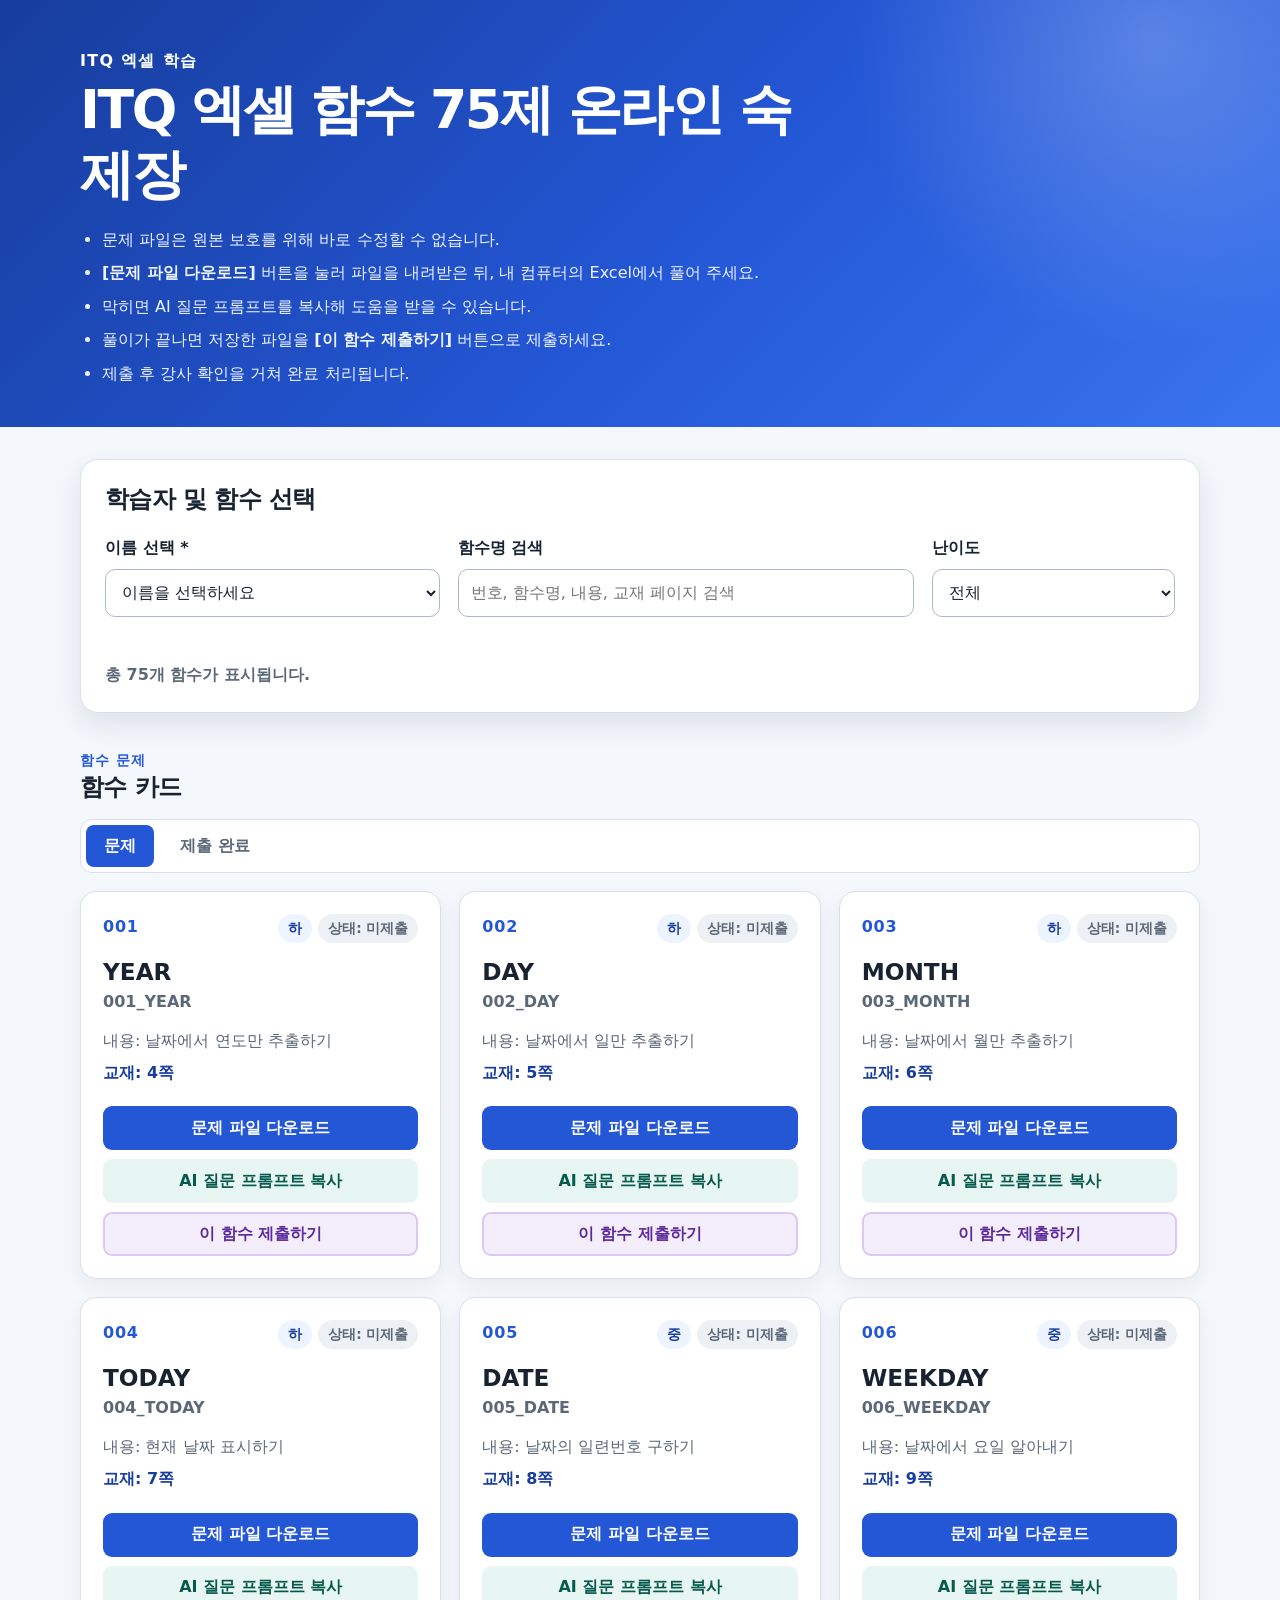
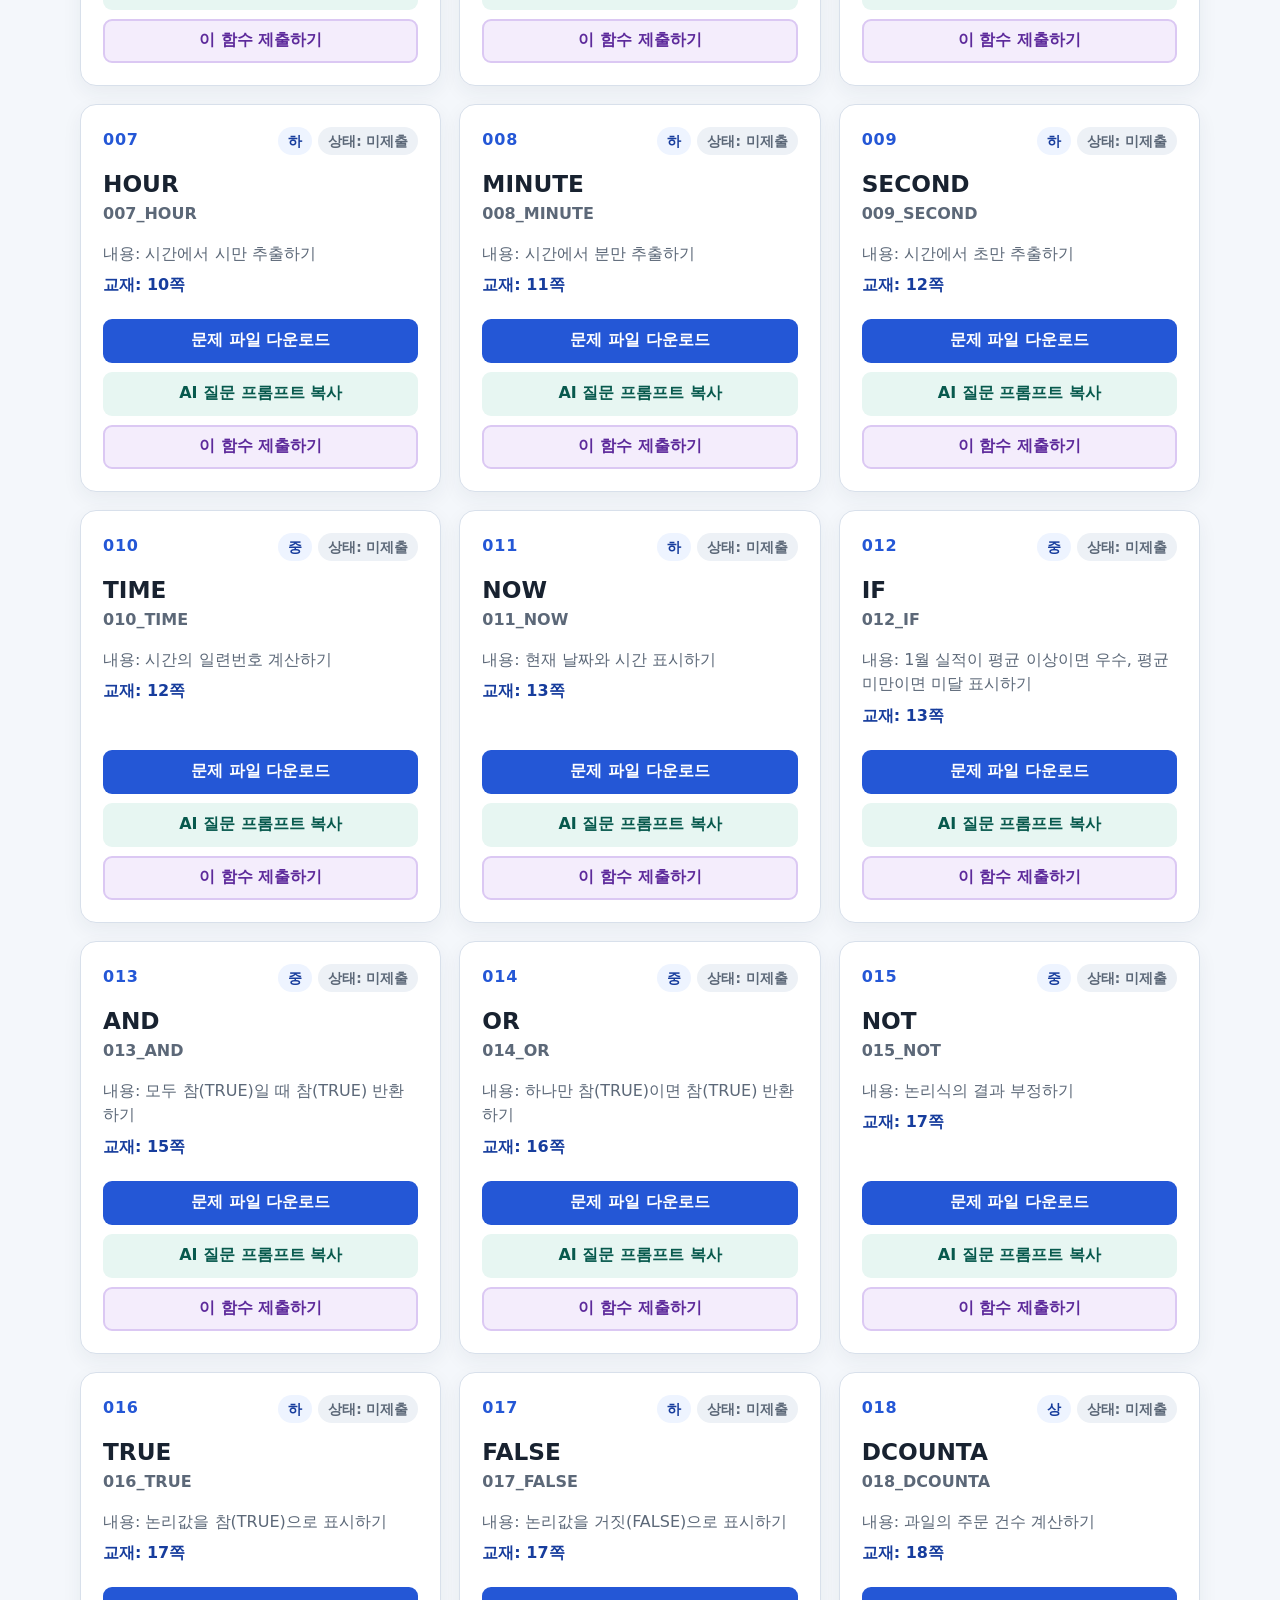
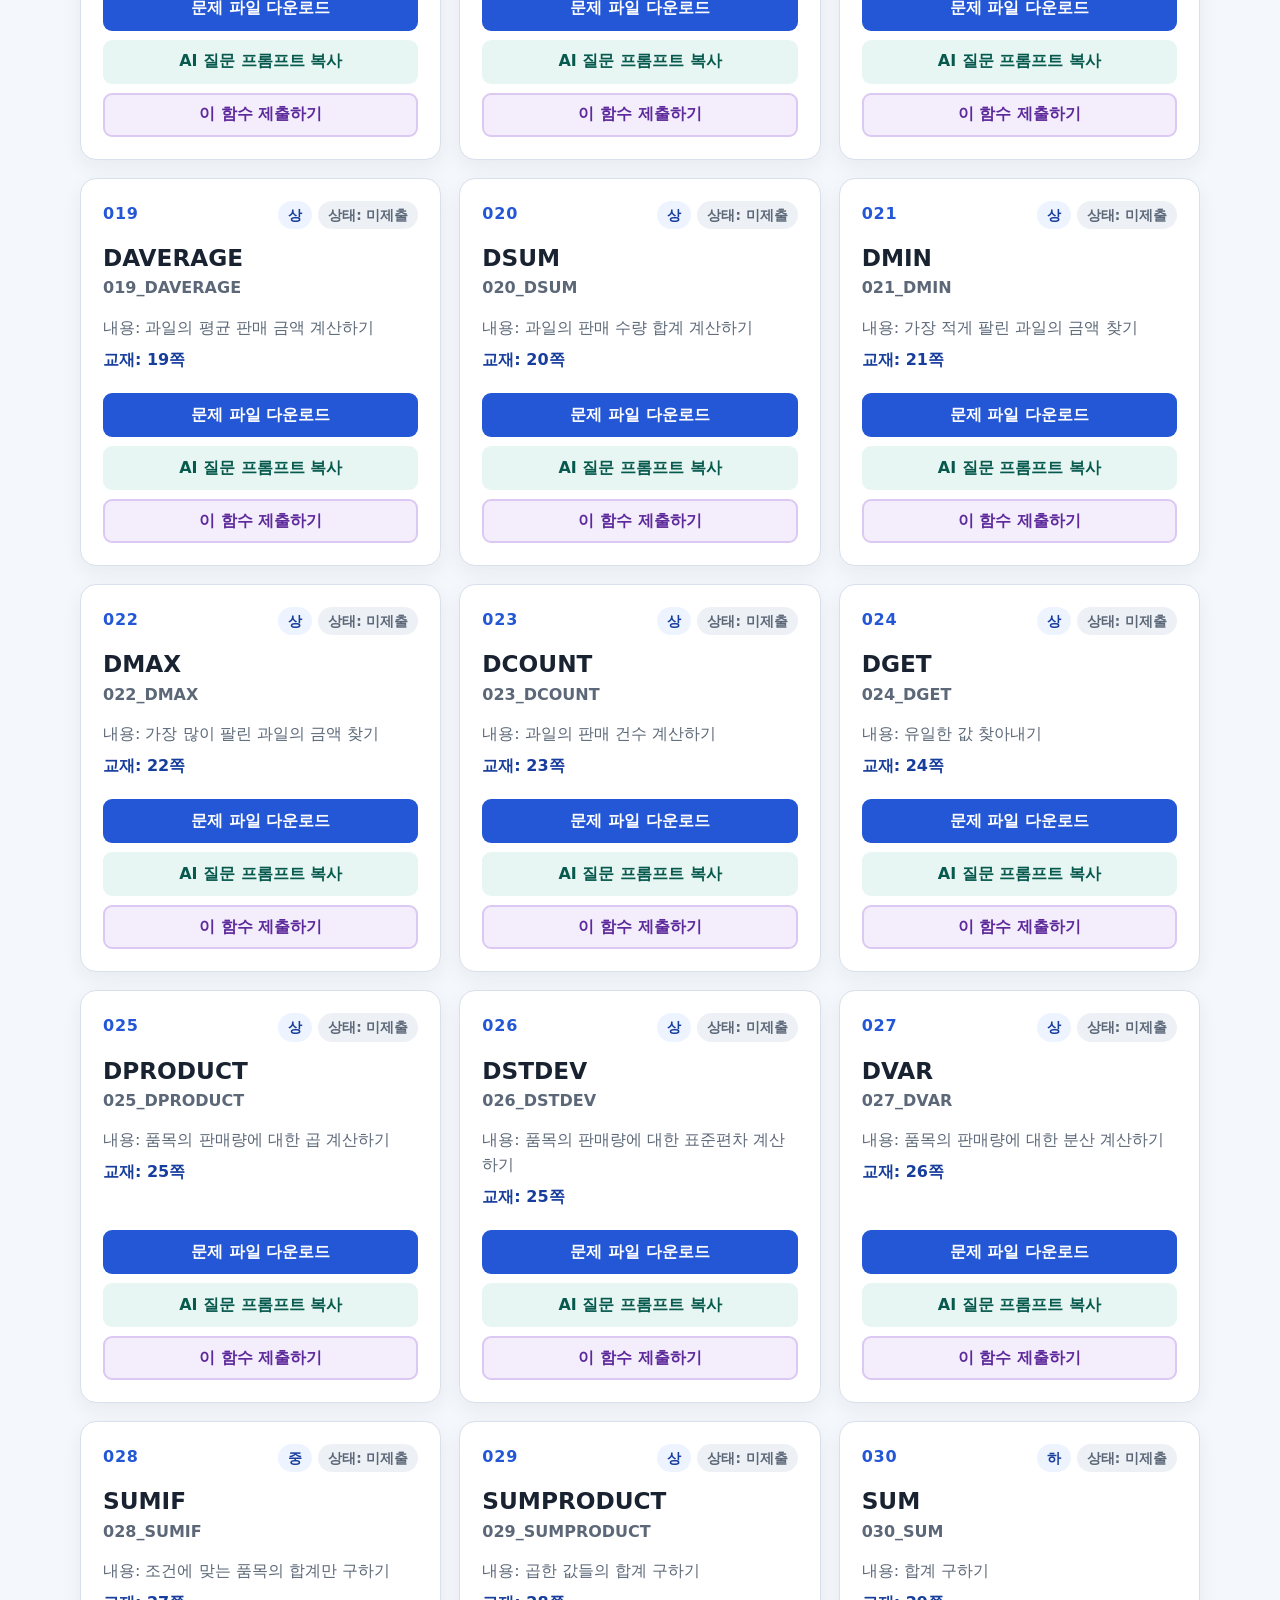
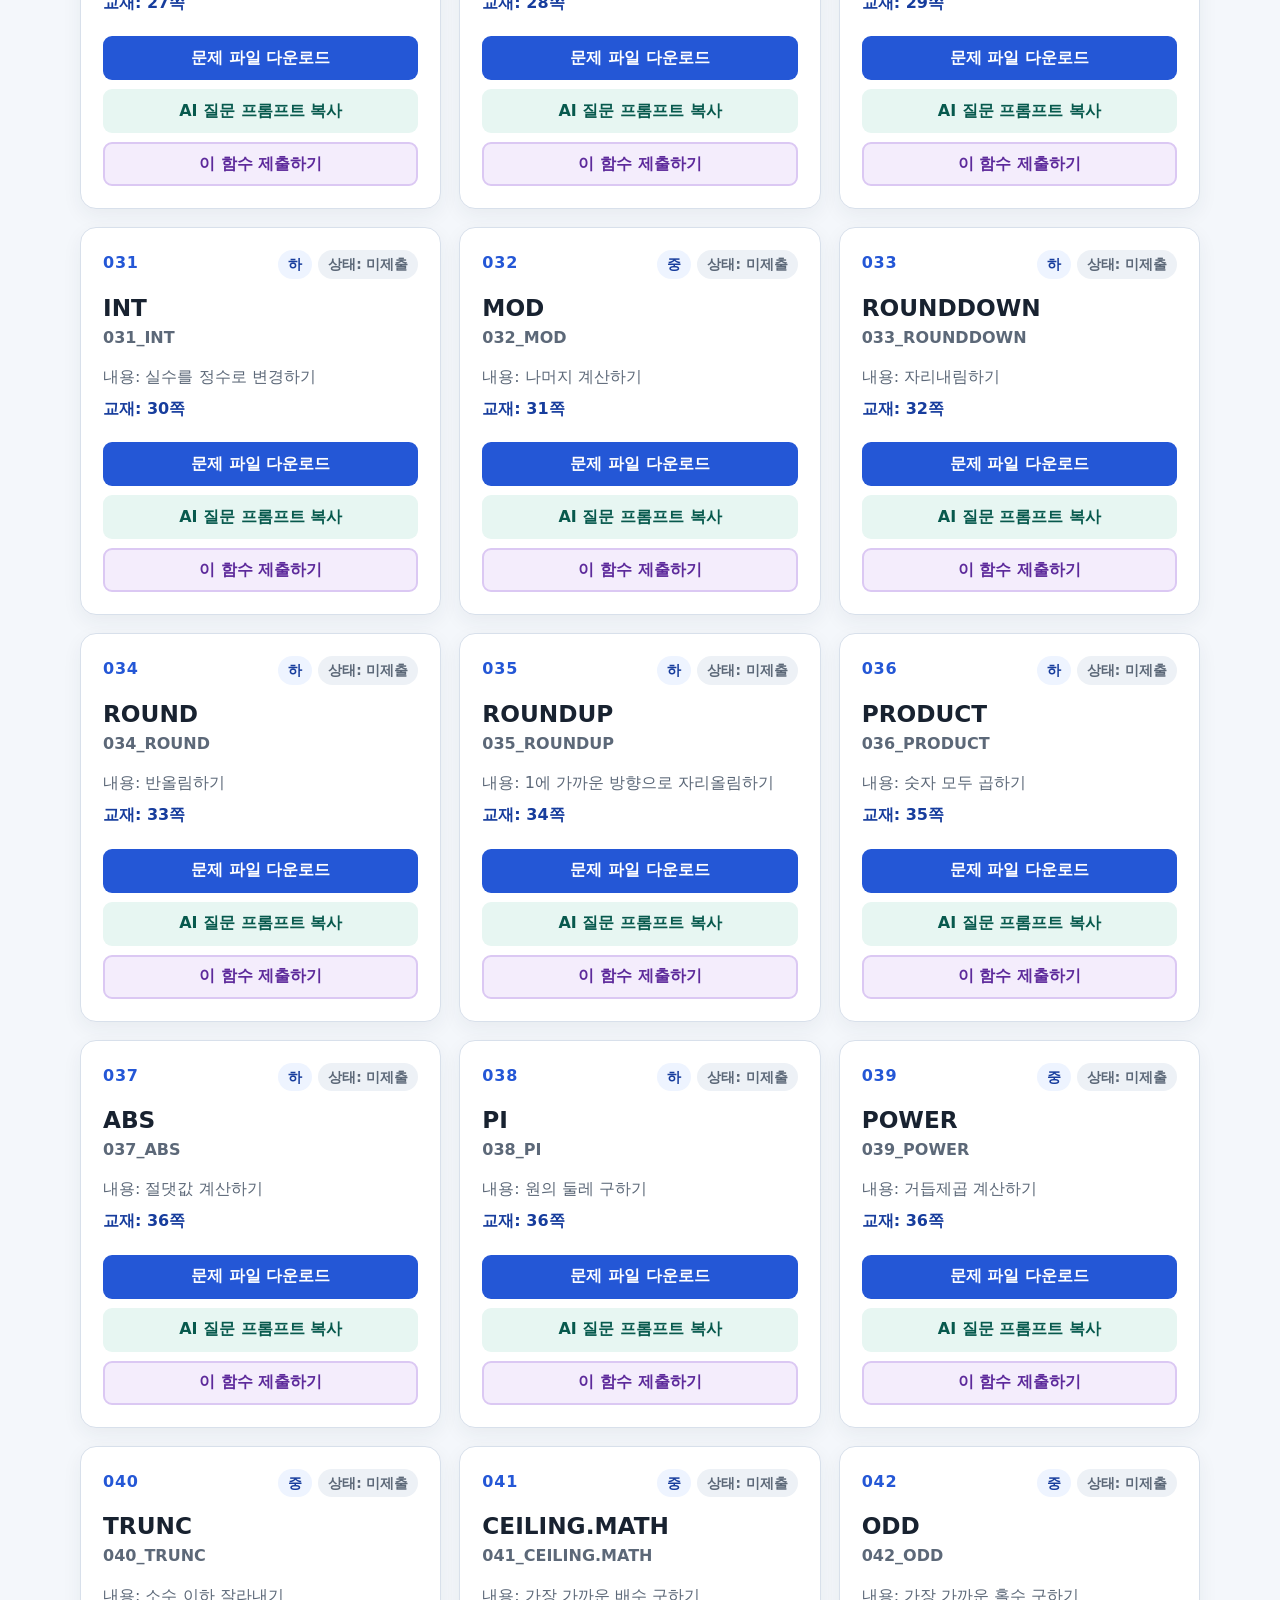
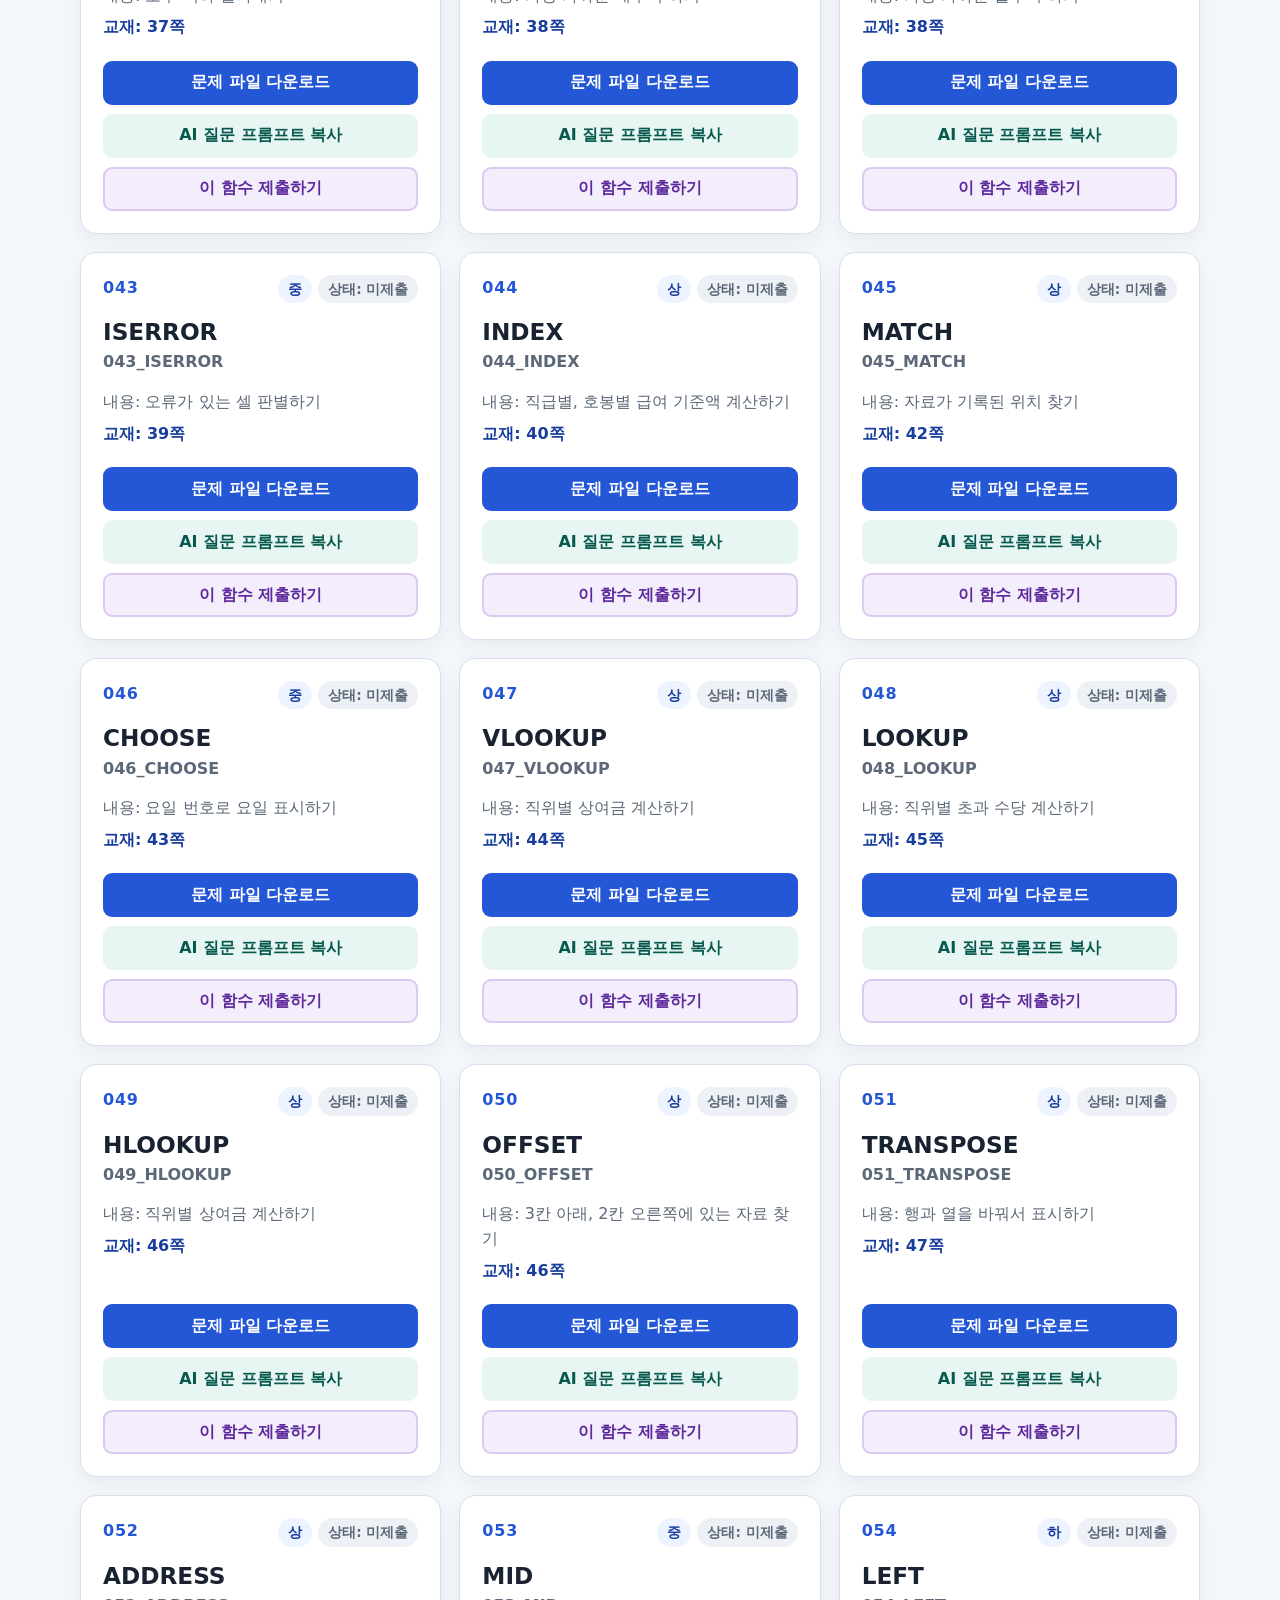
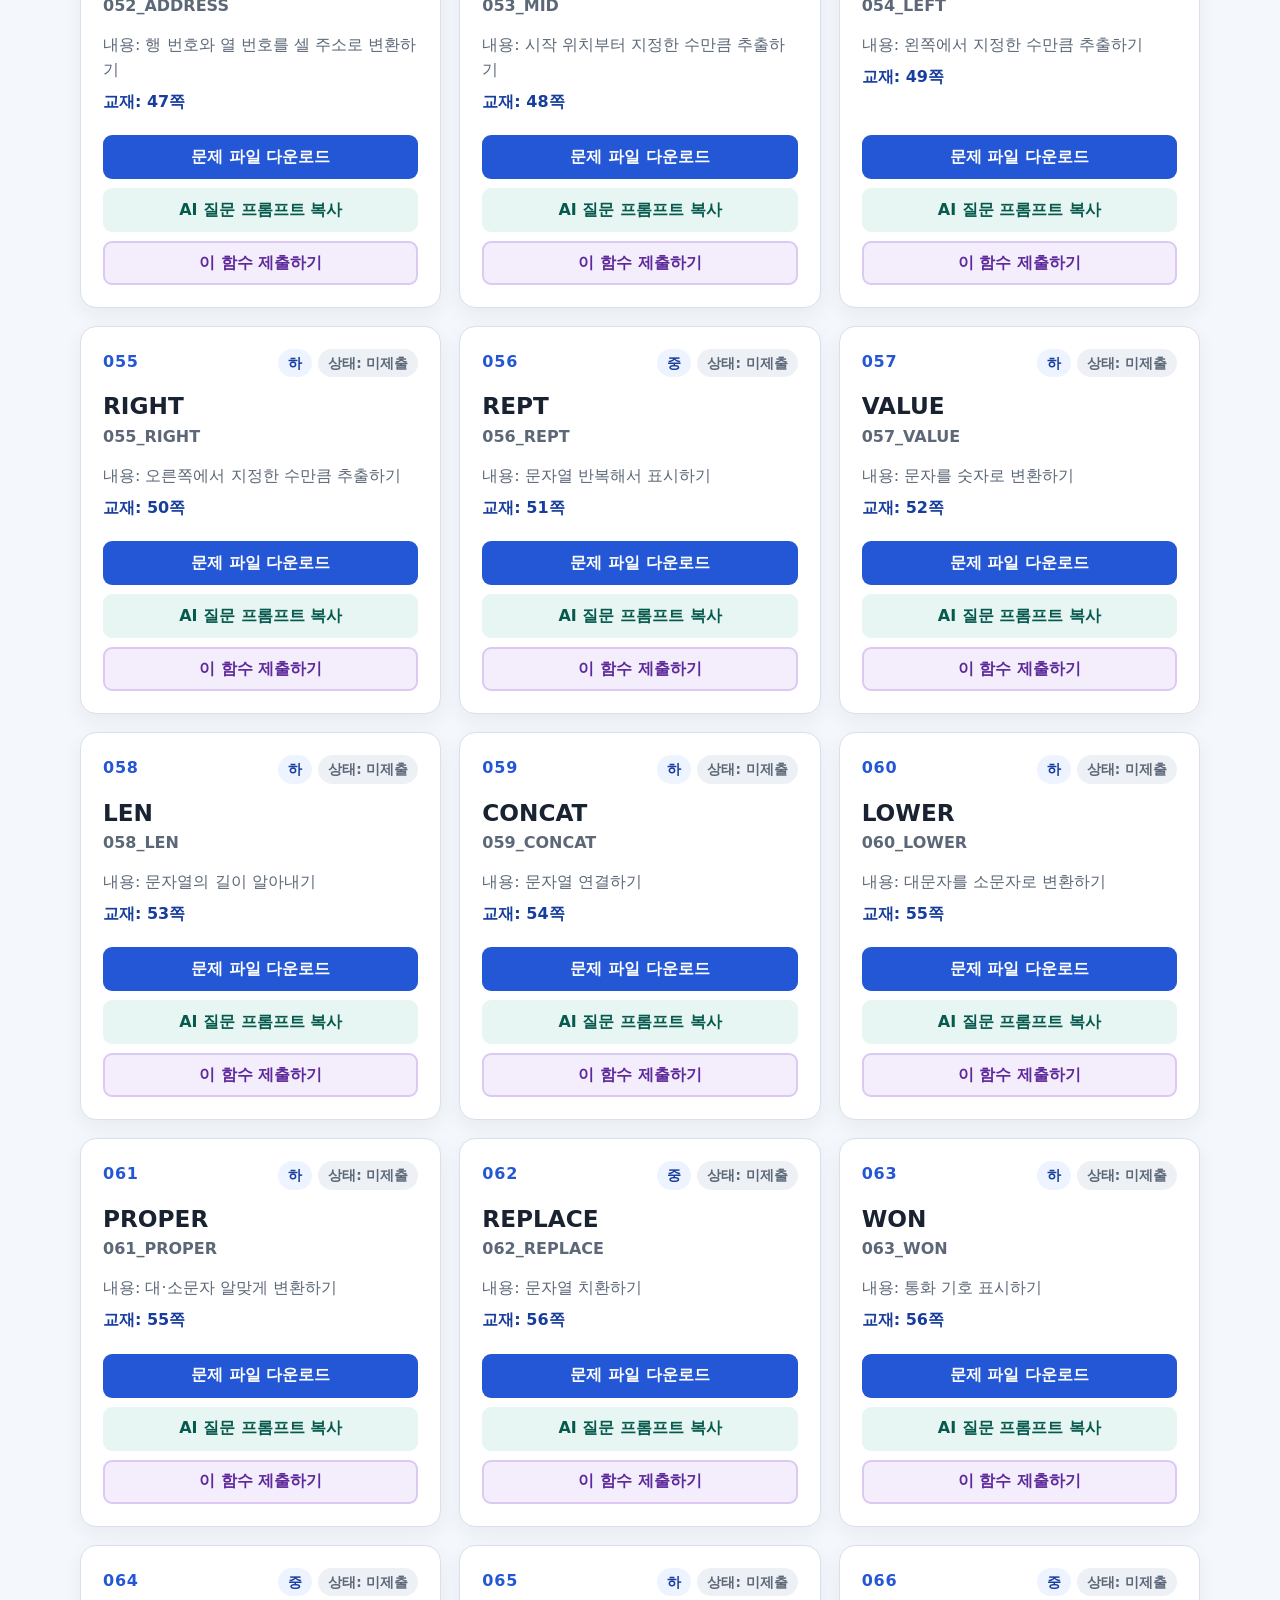
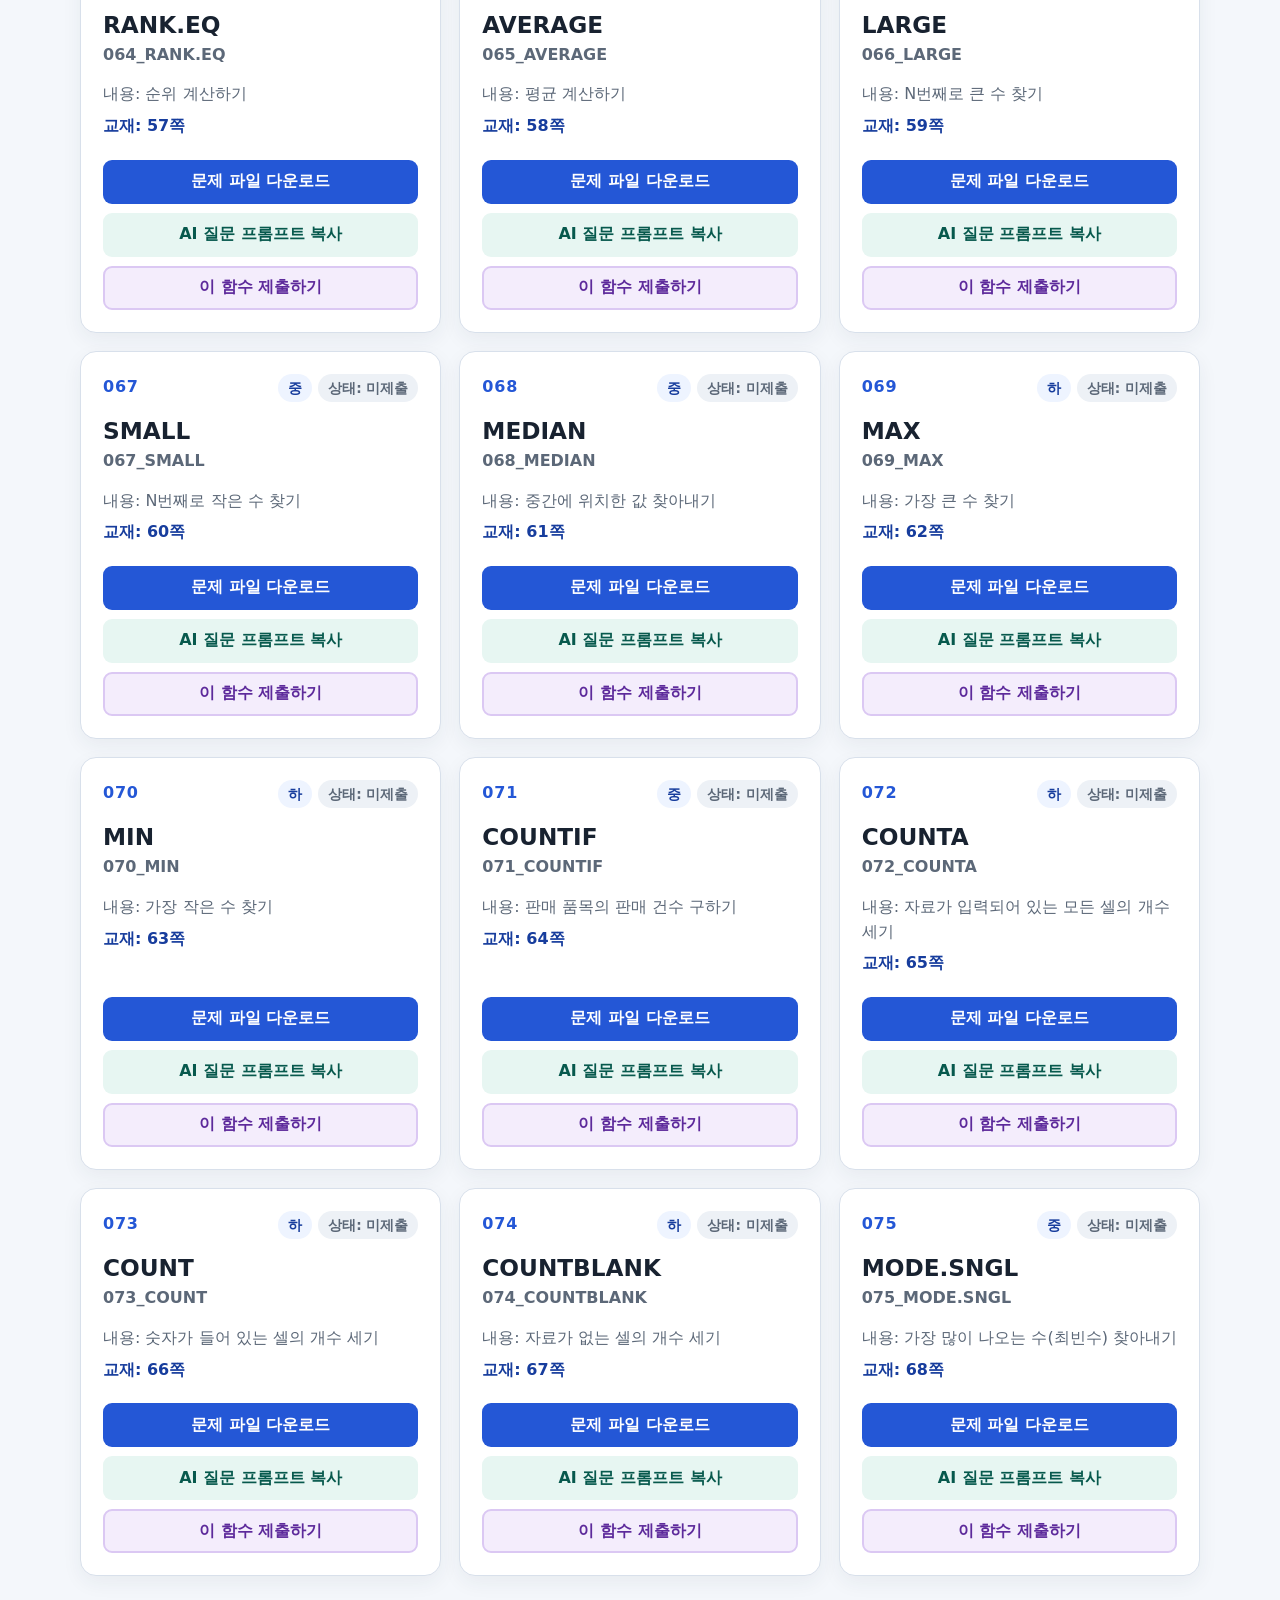
<file: itq-excel-functions-homework/index.html>
<!doctype html>
<html lang="ko">
<head>
  <meta charset="utf-8">
  <meta name="viewport" content="width=device-width, initial-scale=1">
  <meta name="description" content="ITQ 엑셀 함수 문제를 풀고 완성 파일을 제출하는 학생용 온라인 숙제장">
  <title>ITQ 엑셀 함수 75제 온라인 숙제장</title>
  <link rel="stylesheet" href="assets/style.css">
  <script src="assets/app.js" defer></script>
</head>
<body>
  <a class="skip-link" href="#function-list">함수 목록으로 건너뛰기</a>

  <header class="site-header">
    <div class="container">
      <p class="eyebrow">ITQ 엑셀 학습</p>
      <h1>ITQ 엑셀 함수 75제 온라인 숙제장</h1>
      <ul class="guide-list">
        <li>문제 파일은 원본 보호를 위해 바로 수정할 수 없습니다.</li>
        <li><strong>[문제 파일 다운로드]</strong> 버튼을 눌러 파일을 내려받은 뒤, 내 컴퓨터의 Excel에서 풀어 주세요.</li>
        <li>막히면 AI 질문 프롬프트를 복사해 도움을 받을 수 있습니다.</li>
        <li>풀이가 끝나면 저장한 파일을 <strong>[이 함수 제출하기]</strong> 버튼으로 제출하세요.</li>
        <li>제출 후 강사 확인을 거쳐 완료 처리됩니다.</li>
      </ul>
    </div>
  </header>

  <main class="container">
    <section class="control-panel" aria-labelledby="control-title">
      <h2 id="control-title">학습자 및 함수 선택</h2>

      <div class="control-grid">
        <div class="field">
          <label for="student-select">이름 선택 <span aria-hidden="true">*</span></label>
          <select id="student-select" required aria-describedby="student-message">
            <option value="">이름을 선택하세요</option>
          </select>
          <p id="student-message" class="field-message" aria-live="polite"></p>
        </div>

        <div class="field">
          <label for="search-input">함수명 검색</label>
          <input
            id="search-input"
            type="search"
            placeholder="번호, 함수명, 내용, 교재 페이지 검색"
            autocomplete="off"
          >
        </div>

        <div class="field">
          <label for="level-filter">난이도</label>
          <select id="level-filter">
            <option value="전체">전체</option>
            <option value="하">하</option>
            <option value="중">중</option>
            <option value="상">상</option>
            <option value="미분류">미분류</option>
          </select>
        </div>
      </div>

      <p id="result-count" class="result-count" aria-live="polite"></p>
    </section>

    <div id="page-message" class="page-message" role="status" aria-live="polite" hidden></div>

    <section aria-labelledby="function-list-title">
      <div class="section-heading">
        <div>
          <p class="eyebrow">함수 문제</p>
          <h2 id="function-list-title">함수 카드</h2>
        </div>
      </div>

      <div class="content-tabs" role="tablist" aria-label="함수 목록 구분">
        <button
          id="problems-tab"
          class="content-tab is-active"
          type="button"
          role="tab"
          aria-selected="true"
          data-tab="problems"
        >문제</button>
        <button
          id="completed-tab"
          class="content-tab"
          type="button"
          role="tab"
          aria-selected="false"
          data-tab="completed"
        >제출 완료</button>
      </div>

      <div
        id="function-list"
        class="card-grid"
        role="tabpanel"
        aria-labelledby="problems-tab"
        aria-busy="true"
      ></div>
      <p id="empty-message" class="empty-message" hidden></p>
      <p id="function-error" class="error-message" role="alert" hidden>
        함수 목록을 불러오지 못했습니다.
      </p>
    </section>
  </main>

  <div id="submit-backdrop" class="submit-backdrop" hidden>
    <section
      id="submit-panel"
      class="submit-panel"
      role="dialog"
      aria-modal="true"
      aria-labelledby="submit-title"
      aria-describedby="submit-description"
    >
      <div class="submit-panel__header">
        <div>
          <p class="eyebrow">완성 파일 제출</p>
          <h2 id="submit-title">이 함수 제출하기</h2>
        </div>
        <button id="submit-close" class="icon-button" type="button" aria-label="제출 창 닫기">×</button>
      </div>

      <p id="submit-description" class="submit-description">
        완성한 엑셀 파일 1개를 첨부하세요.
      </p>

      <dl class="selection-summary">
        <div>
          <dt>선택한 이름</dt>
          <dd id="selected-student">-</dd>
        </div>
        <div>
          <dt>선택한 함수명</dt>
          <dd id="selected-function">-</dd>
        </div>
      </dl>

      <form id="submit-form" novalidate>
        <div class="field">
          <label for="solution-file">완성 파일 첨부</label>
          <input
            id="solution-file"
            name="file"
            type="file"
            accept=".xlsx,.xls,.xlsm"
            required
          >
          <p class="field-help">허용 파일: .xlsx, .xls, .xlsm / 1개만 첨부</p>
        </div>

        <p class="submit-status">
          제출 상태: <strong id="submit-status" data-state="ready">준비중</strong>
        </p>
        <p id="submit-message" class="field-message" role="status" aria-live="polite"></p>

        <button id="submit-button" class="button button--submit button--full" type="submit">
          제출하기
        </button>
      </form>
    </section>
  </div>
</body>
</html>
</file>
<file: itq-excel-functions-homework/assets/style.css>
:root {
  color-scheme: light;
  --bg: #f4f7fb;
  --surface: #ffffff;
  --surface-soft: #eef4ff;
  --text: #182230;
  --muted: #5c6878;
  --line: #d8e0eb;
  --primary: #2457d6;
  --primary-dark: #173d9d;
  --secondary: #0b7a68;
  --secondary-dark: #07594d;
  --accent: #7b3fc6;
  --accent-dark: #5d2a9b;
  --danger: #b42318;
  --success: #067647;
  --focus: #ffbf47;
  --shadow: 0 12px 30px rgba(28, 44, 74, 0.1);
  font-family: "Malgun Gothic", "Apple SD Gothic Neo", system-ui, -apple-system, BlinkMacSystemFont, "Segoe UI", sans-serif;
}

* {
  box-sizing: border-box;
}

html {
  scroll-behavior: smooth;
}

body {
  min-width: 320px;
  margin: 0;
  background: var(--bg);
  color: var(--text);
  font-size: 16px;
  line-height: 1.65;
}

button,
input,
select {
  font: inherit;
}

button,
a {
  -webkit-tap-highlight-color: transparent;
}

.container {
  width: min(1120px, calc(100% - 32px));
  margin-inline: auto;
}

.skip-link {
  position: fixed;
  top: 12px;
  left: 12px;
  z-index: 100;
  padding: 10px 14px;
  border-radius: 8px;
  background: var(--text);
  color: #fff;
  transform: translateY(-160%);
}

.skip-link:focus {
  transform: translateY(0);
}

.site-header {
  padding: 48px 0 40px;
  background:
    radial-gradient(circle at 90% 10%, rgba(255, 255, 255, 0.22), transparent 25%),
    linear-gradient(135deg, #173d9d, #2457d6 55%, #3a74ee);
  color: #fff;
}

.site-header h1 {
  max-width: 760px;
  margin: 4px 0 20px;
  font-size: clamp(2rem, 5vw, 3.35rem);
  line-height: 1.2;
  letter-spacing: -0.045em;
}

.eyebrow {
  margin: 0;
  color: inherit;
  font-weight: 800;
  letter-spacing: 0.08em;
  text-transform: uppercase;
}

.guide-list {
  display: grid;
  gap: 7px;
  max-width: 780px;
  margin: 0;
  padding-left: 22px;
  color: #eef4ff;
}

main {
  padding-block: 32px 72px;
}

.control-panel {
  margin-bottom: 36px;
  padding: 24px;
  border: 1px solid var(--line);
  border-radius: 18px;
  background: var(--surface);
  box-shadow: var(--shadow);
}

.control-panel h2,
.section-heading h2,
.submit-panel h2 {
  margin: 0;
  line-height: 1.3;
  letter-spacing: -0.025em;
}

.control-grid {
  display: grid;
  grid-template-columns: 1.1fr 1.5fr 0.8fr;
  gap: 18px;
  margin-top: 20px;
}

.field {
  display: grid;
  align-content: start;
  gap: 7px;
}

.field label {
  font-weight: 750;
}

.field input,
.field select {
  width: 100%;
  min-height: 48px;
  padding: 10px 12px;
  border: 1px solid #aeb9c8;
  border-radius: 10px;
  background: #fff;
  color: var(--text);
}

.field input:hover,
.field select:hover {
  border-color: #718198;
}

.field input:focus,
.field select:focus,
button:focus-visible,
a:focus-visible {
  outline: 3px solid var(--focus);
  outline-offset: 2px;
}

.field-message,
.field-help {
  min-height: 1.5em;
  margin: 0;
  color: var(--muted);
  font-size: 0.93rem;
}

.field-message.is-error,
.error-message {
  color: var(--danger);
  font-weight: 700;
}

.field-message.is-success {
  color: var(--success);
  font-weight: 700;
}

.result-count {
  margin: 16px 0 0;
  color: var(--muted);
  font-weight: 700;
}

.section-heading {
  display: flex;
  align-items: end;
  justify-content: space-between;
  margin-bottom: 16px;
}

.section-heading .eyebrow {
  color: var(--primary);
  font-size: 0.85rem;
}

.content-tabs {
  display: flex;
  gap: 8px;
  margin-bottom: 18px;
  padding: 5px;
  border: 1px solid var(--line);
  border-radius: 12px;
  background: var(--surface);
}

.content-tab {
  min-height: 42px;
  padding: 8px 18px;
  border: 0;
  border-radius: 8px;
  background: transparent;
  color: var(--muted);
  font-weight: 800;
  cursor: pointer;
}

.content-tab:hover {
  background: var(--surface-soft);
  color: var(--primary-dark);
}

.content-tab.is-active {
  background: var(--primary);
  color: #fff;
}

.card-grid {
  display: grid;
  grid-template-columns: repeat(3, minmax(0, 1fr));
  gap: 18px;
}

.function-card {
  display: flex;
  flex-direction: column;
  min-width: 0;
  padding: 22px;
  border: 1px solid var(--line);
  border-radius: 16px;
  background: var(--surface);
  box-shadow: 0 7px 20px rgba(28, 44, 74, 0.06);
}

.function-card__top {
  display: flex;
  align-items: start;
  justify-content: space-between;
  gap: 12px;
}

.function-card__badges {
  display: flex;
  flex-wrap: wrap;
  justify-content: flex-end;
  gap: 6px;
}

.function-number {
  color: var(--primary);
  font-weight: 850;
  letter-spacing: 0.05em;
}

.level-badge {
  padding: 3px 10px;
  border-radius: 999px;
  background: var(--surface-soft);
  color: var(--primary-dark);
  font-size: 0.85rem;
  font-weight: 800;
}

.submission-badge {
  padding: 3px 10px;
  border-radius: 999px;
  background: #edf1f6;
  color: var(--muted);
  font-size: 0.85rem;
  font-weight: 800;
}

.submission-badge.is-submitted {
  background: #dff4ea;
  color: var(--success);
}

.function-card h3 {
  margin: 14px 0 2px;
  font-size: 1.45rem;
  line-height: 1.3;
  overflow-wrap: anywhere;
}

.display-name {
  margin: 0;
  color: var(--muted);
  font-weight: 700;
  overflow-wrap: anywhere;
}

.description {
  margin: 14px 0 6px;
  color: var(--muted);
  line-height: 1.55;
}

.page-reference {
  flex: 1;
  margin: 0 0 20px;
  color: var(--primary-dark);
  font-weight: 700;
}

.card-actions {
  display: grid;
  gap: 9px;
}

.button {
  display: inline-flex;
  align-items: center;
  justify-content: center;
  min-height: 44px;
  padding: 9px 13px;
  border: 2px solid transparent;
  border-radius: 9px;
  font-weight: 800;
  line-height: 1.3;
  text-align: center;
  text-decoration: none;
  cursor: pointer;
  transition: transform 140ms ease, background 140ms ease, box-shadow 140ms ease;
}

.button:hover {
  transform: translateY(-1px);
  box-shadow: 0 5px 12px rgba(28, 44, 74, 0.16);
}

.button--problem {
  background: var(--primary);
  color: #fff;
}

.button--problem:hover {
  background: var(--primary-dark);
}

.button--copy {
  background: #e7f6f2;
  color: var(--secondary-dark);
}

.button--copy:hover {
  background: #ccebe3;
}

.button--open-submit {
  border-color: #dbc8f3;
  background: #f4edfc;
  color: var(--accent-dark);
}

.button--open-submit:hover {
  background: #e7d8f8;
}

.button--submit {
  background: var(--accent);
  color: #fff;
}

.button--submit:hover {
  background: var(--accent-dark);
}

.button--full {
  width: 100%;
}

.button:disabled {
  cursor: not-allowed;
  opacity: 0.65;
  transform: none;
  box-shadow: none;
}

.page-message,
.empty-message,
.error-message {
  margin: 0 0 22px;
  padding: 14px 16px;
  border-radius: 10px;
  background: var(--surface);
}

.page-message {
  border-left: 5px solid var(--primary);
}

.empty-message {
  color: var(--muted);
  text-align: center;
}

.submit-backdrop {
  position: fixed;
  inset: 0;
  z-index: 50;
  display: grid;
  align-items: end;
  padding: 20px;
  background: rgba(14, 24, 38, 0.58);
}

.submit-backdrop[hidden] {
  display: none;
}

.submit-panel {
  width: min(620px, 100%);
  max-height: calc(100vh - 40px);
  margin-inline: auto;
  overflow-y: auto;
  padding: 26px;
  border-radius: 20px 20px 12px 12px;
  background: var(--surface);
  box-shadow: 0 24px 70px rgba(0, 0, 0, 0.28);
}

.submit-panel__header {
  display: flex;
  align-items: start;
  justify-content: space-between;
  gap: 18px;
}

.submit-panel .eyebrow {
  color: var(--accent);
  font-size: 0.85rem;
}

.icon-button {
  display: grid;
  width: 42px;
  height: 42px;
  flex: 0 0 auto;
  place-items: center;
  border: 0;
  border-radius: 50%;
  background: #edf1f6;
  color: var(--text);
  font-size: 1.65rem;
  cursor: pointer;
}

.icon-button:hover {
  background: #dce3ec;
}

.submit-description {
  margin: 10px 0 18px;
  color: var(--muted);
}

.selection-summary {
  display: grid;
  grid-template-columns: 1fr 1fr;
  gap: 12px;
  margin: 0 0 20px;
}

.selection-summary div {
  min-width: 0;
  padding: 13px;
  border-radius: 10px;
  background: var(--surface-soft);
}

.selection-summary dt {
  color: var(--muted);
  font-size: 0.85rem;
  font-weight: 700;
}

.selection-summary dd {
  margin: 2px 0 0;
  font-weight: 850;
  overflow-wrap: anywhere;
}

.submit-status {
  margin: 18px 0 4px;
}

#submit-status[data-state="success"] {
  color: var(--success);
}

#submit-status[data-state="error"] {
  color: var(--danger);
}

body.modal-open {
  overflow: hidden;
}

@media (max-width: 900px) {
  .control-grid,
  .card-grid {
    grid-template-columns: repeat(2, minmax(0, 1fr));
  }

  .control-grid .field:first-child {
    grid-column: 1 / -1;
  }
}

@media (max-width: 620px) {
  .container {
    width: min(100% - 22px, 1120px);
  }

  .site-header {
    padding: 36px 0 32px;
  }

  main {
    padding-block: 22px 48px;
  }

  .control-panel,
  .function-card {
    padding: 18px;
  }

  .control-grid,
  .card-grid,
  .selection-summary {
    grid-template-columns: 1fr;
  }

  .control-grid .field:first-child {
    grid-column: auto;
  }

  .submit-backdrop {
    padding: 0;
  }

  .submit-panel {
    max-height: 92vh;
    padding: 22px 18px;
    border-radius: 20px 20px 0 0;
  }
}

@media (prefers-reduced-motion: reduce) {
  *,
  *::before,
  *::after {
    scroll-behavior: auto !important;
    transition: none !important;
  }
}
</file>
